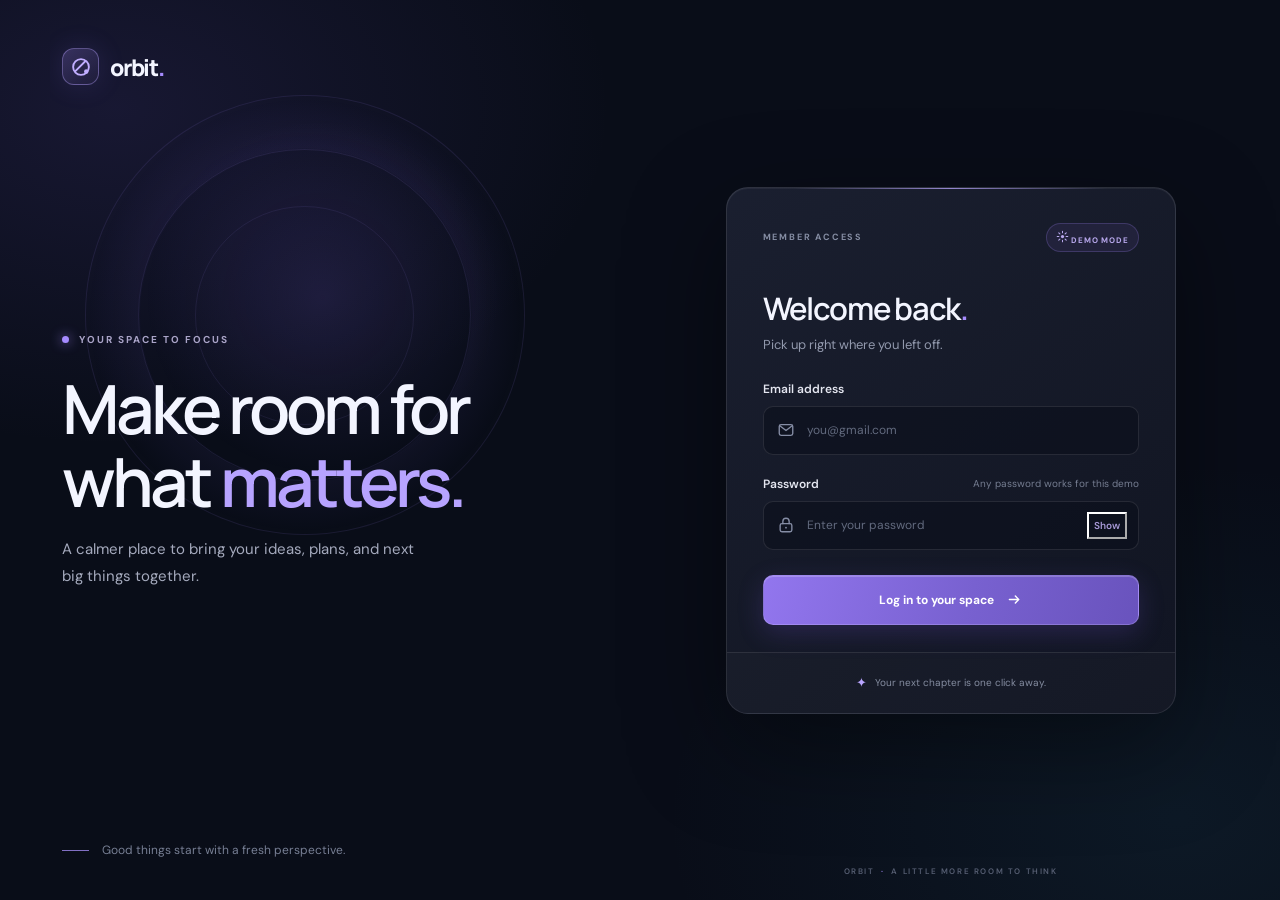
<file: index.html>
<!DOCTYPE html>
<html lang="en">
<head>
    <meta charset="UTF-8">
    <meta name="viewport" content="width=device-width, initial-scale=1.0">
    <meta name="theme-color" content="#090d18">
    <title>Orbit — Your space to focus</title>
    <link rel="stylesheet" href="style.css">
    <script src="script.js" defer></script>
</head>
<body>
    <main class="login-page">
        <section class="intro" aria-labelledby="brand-title">
            <a class="brand" href="#" aria-label="Orbit home">
                <span class="brand-mark" aria-hidden="true">
                    <svg viewBox="0 0 32 32" fill="none">
                        <circle cx="16" cy="16" r="10.5" stroke="currentColor" stroke-width="2.5"/>
                        <path d="M8.5 21.5 22 8" stroke="currentColor" stroke-width="2.5" stroke-linecap="round"/>
                        <circle cx="23" cy="22" r="3" fill="currentColor"/>
                    </svg>
                </span>
                <span>orbit<span class="brand-period">.</span></span>
            </a>

            <div class="intro-copy">
                <span class="eyebrow"><span class="eyebrow-dot"></span> YOUR SPACE TO FOCUS</span>
                <h1 id="brand-title">Make room for<br>what <span>matters.</span></h1>
                <p>A calmer place to bring your ideas, plans, and next big things together.</p>
            </div>

            <div class="intro-footer">
                <span class="footer-line"></span>
                <span>Good things start with a fresh perspective.</span>
            </div>
            <div class="orbit-glow" aria-hidden="true"></div>
        </section>

        <section class="form-side" aria-labelledby="login-title">
            <div class="login-box">
                <div class="card-topline">
                    <span class="card-label">MEMBER ACCESS</span>
                    <span class="mode-badge">
                        <svg viewBox="0 0 16 16" aria-hidden="true">
                            <path d="M8 1.5v2m0 9v2M1.5 8h2m9 0h2M3.4 3.4l1.4 1.4m6.4 6.4 1.4 1.4m0-9.2-1.4 1.4m-6.4 6.4-1.4 1.4" fill="none" stroke="currentColor" stroke-width="1.3" stroke-linecap="round"/>
                            <circle cx="8" cy="8" r="2" fill="currentColor"/>
                        </svg>
                        DEMO MODE
                    </span>
                </div>

                <div class="form-heading">
                    <h2 id="login-title">Welcome back<span class="brand-period">.</span></h2>
                    <p>Pick up right where you left off.</p>
                </div>

                <form class="login-box-form" novalidate>
                    <div class="field">
                        <label for="email">Email address</label>
                        <div class="input-wrap">
                            <svg class="field-icon" viewBox="0 0 20 20" aria-hidden="true">
                                <rect x="2.5" y="4" width="15" height="12" rx="2" fill="none" stroke="currentColor" stroke-width="1.5"/>
                                <path d="m3.5 5.5 6.5 5 6.5-5" fill="none" stroke="currentColor" stroke-width="1.5" stroke-linecap="round" stroke-linejoin="round"/>
                            </svg>
                            <input id="email" name="email" type="email" placeholder="you@gmail.com" autocomplete="email" required>
                        </div>
                    </div>

                    <div class="field">
                        <div class="label-row">
                            <label for="password">Password</label>
                            <span class="field-hint">Any password works for this demo</span>
                        </div>
                        <div class="input-wrap">
                            <svg class="field-icon" viewBox="0 0 20 20" aria-hidden="true">
                                <rect x="3.5" y="8.5" width="13" height="9" rx="2" fill="none" stroke="currentColor" stroke-width="1.5"/>
                                <path d="M6.5 8.5V6a3.5 3.5 0 0 1 7 0v2.5" fill="none" stroke="currentColor" stroke-width="1.5" stroke-linecap="round"/>
                                <circle cx="10" cy="13" r="1" fill="currentColor"/>
                            </svg>
                            <input id="password" name="password" type="password" placeholder="Enter your password" autocomplete="current-password" required>
                            <button class="password-toggle" type="button" aria-label="Show password" aria-pressed="false">Show</button>
                        </div>
                    </div>

                    <button class="submit-button" type="submit">
                        <span>Log in to your space</span>
                        <svg viewBox="0 0 20 20" aria-hidden="true">
                            <path d="M4 10h11m-4-4 4 4-4 4" fill="none" stroke="currentColor" stroke-width="1.7" stroke-linecap="round" stroke-linejoin="round"/>
                        </svg>
                    </button>
                    <p class="feedback" id="login-feedback" role="status" aria-live="polite" hidden></p>
                </form>

                <div class="card-footer">
                    <span class="footer-star" aria-hidden="true">✦</span>
                    <span>Your next chapter is one click away.</span>
                </div>
            </div>
            <p class="copyright">ORBIT <span>·</span> A LITTLE MORE ROOM TO THINK</p>
        </section>
    </main>
</body>
</html>
</file>
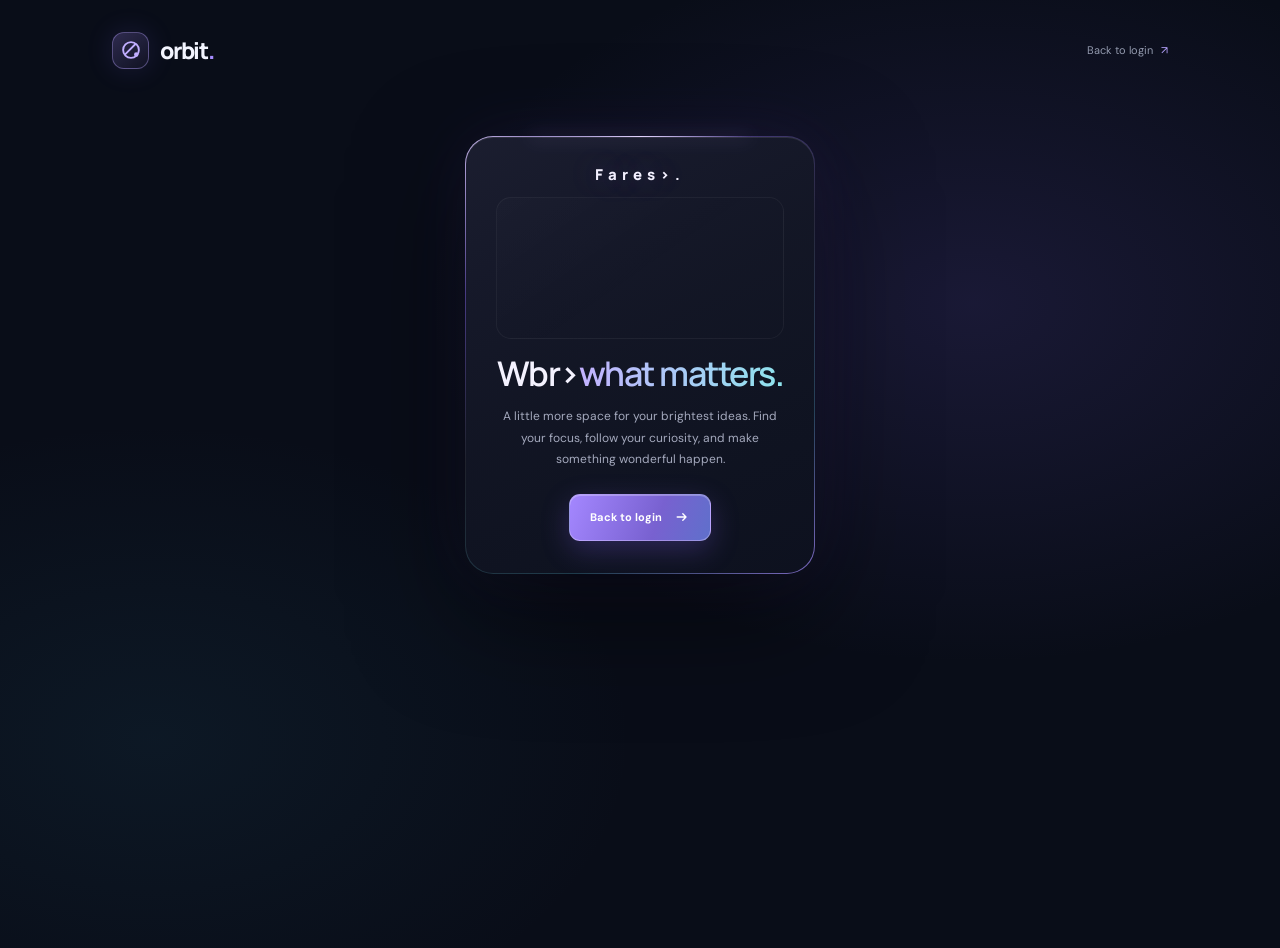
<file: orbit.html>
<!DOCTYPE html>
<html lang="en">
<head>
    <meta charset="UTF-8">
    <meta name="viewport" content="width=device-width, initial-scale=1.0">
    <meta name="theme-color" content="#090d18">
    <title>Orbit</title>
    <link rel="stylesheet" href="style.css">
</head>
<body class="orbit-home orbit-feature-page">
    <main class="orbit-feature-page">
        <header class="orbit-nav">
            <a class="brand" href="orbit.html" aria-label="Orbit home">
                <span class="brand-mark" aria-hidden="true">
                    <svg viewBox="0 0 32 32" fill="none">
                        <circle cx="16" cy="16" r="10.5" stroke="currentColor" stroke-width="2.5"/>
                        <path d="M8.5 21.5 22 8" stroke="currentColor" stroke-width="2.5" stroke-linecap="round"/>
                        <circle cx="23" cy="22" r="3" fill="currentColor"/>
                    </svg>
                </span>
                <span>orbit<span class="brand-period">.</span></span>
            </a>
            <a class="orbit-gallery-link" href="index.html">Back to login <span aria-hidden="true">↗</span></a>
        </header>

        <section class="orbit-feature-gallery" aria-label="Orbit cards">
            <article class="orbit-feature-card">
                <span class="orbit-feature-name">Fares>.</span></span>
                <div class="orbit-feature-image" aria-hidden="true"></div>
                <div class="orbit-feature-copy">
                    <h1>Wbr><span>what matters.</span></h1>
                    <p>A little more space for your brightest ideas. Find your focus, follow your curiosity, and make something wonderful happen.</p>
                </div>
                <a class="orbit-feature-button" href="index.html">
                    Back to login
                    <svg viewBox="0 0 20 20" fill="none" aria-hidden="true">
                        <path d="M4 10h11m-4-4 4 4-4 4" stroke="currentColor" stroke-width="1.7" stroke-linecap="round" stroke-linejoin="round"/>
                    </svg>
                </a>
            </article>
        </section>
    </main>
</body>
</html>
</file>
<file: style.css>
@import url("https://fonts.googleapis.com/css2?family=DM+Sans:wght@400;500;600;700&family=Manrope:wght@400;500;600;700;800&display=swap");

:root {
	color-scheme: dark;
	font-family: "DM Sans", "Segoe UI", sans-serif;
	font-synthesis: none;
	text-rendering: optimizeLegibility;
	-webkit-font-smoothing: antialiased;
	-moz-osx-font-smoothing: grayscale;
	--ink: #f3f5ff;
	--muted: #9299ad;
	--accent: #a68bff;
	--line: rgb(255 255 255 / 9%);
}

* {
	box-sizing: border-box;
}

body {
	min-width: 320px;
	min-height: 100vh;
	margin: 0;
	background:
		radial-gradient(ellipse at 9% 12%, rgb(91 72 170 / 18%), transparent 31rem),
		radial-gradient(ellipse at 92% 91%, rgb(40 107 134 / 13%), transparent 32rem),
		#090d18;
	color: var(--ink);
}

button,
input {
	font: inherit;
}

.login-page {
	position: relative;
	display: grid;
	grid-template-columns: minmax(0, 1fr) minmax(440px, 0.9fr);
	width: min(100% - 80px, 1180px);
	min-height: 100vh;
	margin: 0 auto;
}

.intro {
	position: relative;
	display: flex;
	flex-direction: column;
	justify-content: space-between;
	min-height: 100vh;
	padding: 48px 46px 42px 12px;
	overflow: hidden;
}

.brand {
	position: relative;
	z-index: 1;
	display: inline-flex;
	align-items: center;
	gap: 11px;
	width: fit-content;
	color: var(--ink);
	font-family: "Manrope", "Segoe UI", sans-serif;
	font-size: 23px;
	font-weight: 800;
	letter-spacing: -1.2px;
	text-decoration: none;
}

.brand-mark {
	display: grid;
	width: 37px;
	height: 37px;
	place-items: center;
	border: 1px solid rgb(184 164 255 / 38%);
	border-radius: 12px;
	background: linear-gradient(145deg, rgb(166 139 255 / 24%), rgb(166 139 255 / 5%));
	color: #c1aeff;
	box-shadow: 0 0 28px rgb(137 111 255 / 14%);
}

.brand-mark svg {
	width: 24px;
	height: 24px;
}

.brand-period {
	color: var(--accent);
}

.intro-copy {
	position: relative;
	z-index: 1;
	max-width: 520px;
	margin-top: -10px;
}

.eyebrow {
	display: inline-flex;
	align-items: center;
	gap: 10px;
	color: #aaa4c8;
	font-size: 10px;
	font-weight: 700;
	letter-spacing: 2px;
}

.eyebrow-dot {
	width: 7px;
	height: 7px;
	border-radius: 50%;
	background: #a68bff;
	box-shadow: 0 0 12px rgb(166 139 255 / 85%);
}

.intro h1 {
	margin: 24px 0 18px;
	font-family: "Manrope", "Segoe UI", sans-serif;
	font-size: clamp(44px, 5.3vw, 70px);
	font-weight: 600;
	letter-spacing: -4px;
	line-height: 1.08;
}

.intro h1 span {
	color: #b7a3ff;
}

.intro-copy p {
	max-width: 370px;
	margin: 0;
	color: #a5aabd;
	font-size: 15px;
	line-height: 1.8;
}

.intro-footer {
	position: relative;
	z-index: 1;
	display: flex;
	align-items: center;
	gap: 13px;
	color: #777f94;
	font-size: 12px;
}

.footer-line {
	width: 27px;
	height: 1px;
	background: #8270c4;
}

.orbit-glow {
	position: absolute;
	top: 35%;
	left: 41%;
	width: min(40vw, 440px);
	aspect-ratio: 1;
	border: 1px solid rgb(166 139 255 / 11%);
	border-radius: 50%;
	background:
		radial-gradient(circle at 54% 46%, rgb(143 111 255 / 13%), transparent 53%),
		radial-gradient(circle, transparent 53%, rgb(133 104 238 / 6%) 54%, transparent 70%);
	transform: translate(-50%, -50%);
	pointer-events: none;
}

.orbit-glow::before,
.orbit-glow::after {
	position: absolute;
	border: 1px solid rgb(166 139 255 / 9%);
	border-radius: 50%;
	content: "";
	inset: 12%;
}

.orbit-glow::after {
	inset: 25%;
}

.form-side {
	position: relative;
	display: grid;
	align-content: center;
	justify-items: center;
	min-height: 100vh;
	padding: 55px 20px;
}

.login-box {
	position: relative;
	z-index: 1;
	width: min(100%, 450px);
	padding: 35px 36px 0;
	overflow: hidden;
	border: 1px solid rgb(255 255 255 / 11%);
	border-radius: 22px;
	background: linear-gradient(145deg, rgb(27 32 49 / 97%), rgb(17 21 34 / 97%));
	box-shadow:
		0 32px 100px rgb(0 0 0 / 40%),
		0 1px 0 rgb(255 255 255 / 5%) inset;
}

.login-box::before {
	position: absolute;
	top: 0;
	right: 15%;
	left: 15%;
	height: 1px;
	background: linear-gradient(90deg, transparent, rgb(184 164 255 / 75%), transparent);
	content: "";
}

.card-topline,
.secure-badge,
.form-heading,
.field,
.label-row,
.input-wrap,
.submit-button,
.card-footer {
	display: flex;
}

.card-topline {
	align-items: center;
	justify-content: space-between;
	gap: 12px;
}

.card-label {
	color: #858da3;
	font-size: 9px;
	font-weight: 700;
	letter-spacing: 1.8px;
}

.mode-badge {
	align-items: center;
	gap: 6px;
	padding: 6px 9px;
	border: 1px solid rgb(166 139 255 / 22%);
	border-radius: 20px;
	background: rgb(124 95 200 / 11%);
	color: #b8a8ed;
	font-size: 8px;
	font-weight: 700;
	letter-spacing: 0.8px;
}

.mode-badge svg {
	width: 13px;
	height: 13px;
}

.form-heading {
	flex-direction: column;
	gap: 7px;
	margin: 35px 0 28px;
}

.form-heading h2 {
	margin: 0;
	font-family: "Manrope", "Segoe UI", sans-serif;
	font-size: clamp(25px, 3vw, 31px);
	font-weight: 600;
	letter-spacing: -1.3px;
}

.form-heading p {
	margin: 0;
	color: var(--muted);
	font-size: 13px;
}

.login-box-form {
	display: grid;
	gap: 21px;
}

.field {
	flex-direction: column;
	gap: 9px;
}

.label-row {
	align-items: center;
	justify-content: space-between;
	gap: 8px;
}

.field label {
	color: #e4e6f0;
	font-size: 12px;
	font-weight: 600;
}

.field-hint {
	color: #757d91;
	font-size: 10px;
}

.input-wrap {
	position: relative;
	align-items: center;
}

.field-icon {
	position: absolute;
	left: 14px;
	width: 18px;
	height: 18px;
	color: #858da5;
	pointer-events: none;
}

.input-wrap input {
	width: 100%;
	height: 49px;
	padding: 0 14px 0 43px;
	border: 1px solid rgb(255 255 255 / 10%);
	border-radius: 10px;
	outline: none;
	background: rgb(9 13 24 / 50%);
	color: var(--ink);
	font-size: 12px;
	transition: border-color 180ms ease, box-shadow 180ms ease, background 180ms ease;
}

.input-wrap input::placeholder {
	color: #626a7e;
}

.input-wrap input:focus {
	border-color: rgb(166 139 255 / 74%);
	background: rgb(9 13 24 / 78%);
	box-shadow: 0 0 0 3px rgb(166 139 255 / 12%);
}

.password-toggle {
	position: absolute;
	right: 12px;
	padding: 5px;
	border: 2;
	background: transparent;
	color: #a89ad8;
	font-size: 10px;
	font-weight: 600;
	cursor: pointer;
}

.password-toggle:hover {
	color: #d3c8ff;
}

.submit-button {
	align-items: center;
	justify-content: center;
	gap: 12px;
	min-height: 50px;
	margin-top: 4px;
	border: 1px solid rgb(207 194 255 / 28%);
	border-radius: 10px;
	background: linear-gradient(105deg, #9276ee, #7861d0 55%, #6953bd);
	color: white;
	font-size: 12px;
	font-weight: 700;
	cursor: pointer;
	box-shadow: 0 8px 26px rgb(112 84 207 / 23%), 0 1px 0 rgb(255 255 255 / 20%) inset;
	transition: transform 180ms ease, filter 180ms ease, box-shadow 180ms ease;
}

.submit-button svg {
	width: 17px;
	height: 17px;
	transition: transform 180ms ease;
}

.submit-button:hover {
	transform: translateY(-2px);
	filter: brightness(1.1);
	box-shadow: 0 12px 30px rgb(112 84 207 / 34%), 0 1px 0 rgb(255 255 255 / 20%) inset;
}

.submit-button:hover svg {
	transform: translateX(3px);
}

.submit-button:active {
	transform: translateY(0);
}

.submit-button:focus-visible,
.password-toggle:focus-visible,
.brand:focus-visible {
	outline: 2px solid #c8b9ff;
	outline-offset: 3px;
}

.feedback {
	margin: -7px 0 0;
	font-size: 12px;
	font-weight: 600;
	text-align: center;
}

.feedback-error {
	color: #ff858b;
}

.feedback-success {
	color: #7de0b0;
}

.card-footer {
	align-items: center;
	justify-content: center;
	gap: 8px;
	min-height: 61px;
	margin: 27px -36px 0;
	border-top: 1px solid var(--line);
	background: rgb(255 255 255 / 1.5%);
	color: #858da1;
	font-size: 10px;
}

.footer-star {
	color: #b9a5ff;
	font-size: 13px;
}

.copyright {
	position: absolute;
	bottom: 24px;
	margin: 0;
	color: #565e72;
	font-size: 8px;
	font-weight: 600;
	letter-spacing: 1.6px;
}

.copyright span {
	padding: 0 3px;
	color: #a68bff;
}

.orbit-home {
	position: relative;
	overflow-x: hidden;
	background:
		radial-gradient(ellipse at 76% 32%, rgb(91 72 170 / 20%), transparent 34rem),
		radial-gradient(ellipse at 12% 78%, rgb(40 107 134 / 12%), transparent 30rem),
		#090d18;
}

.orbit-home::before {
	position: fixed;
	z-index: 0;
	background-image: radial-gradient(rgb(255 255 255 / 55%) 0.7px, transparent 0.7px);
	background-size: 46px 46px;
	content: "";
	inset: 0;
	opacity: 0.12;
	pointer-events: none;
}

.orbit-shell {
	position: relative;
	z-index: 1;
	display: flex;
	flex-direction: column;
	width: min(100% - 96px, 1180px);
	min-height: 100vh;
	margin: 0 auto;
}

.orbit-nav {
	display: flex;
	align-items: center;
	justify-content: space-between;
	min-height: 104px;
}

.orbit-status {
	display: inline-flex;
	align-items: center;
	gap: 9px;
	color: #9299ad;
	font-size: 9px;
	font-weight: 700;
	letter-spacing: 1.5px;
}

.orbit-status span {
	width: 7px;
	height: 7px;
	border-radius: 50%;
	background: #76e4b4;
	box-shadow: 0 0 13px rgb(118 228 180 / 75%);
}

.orbit-hero {
	display: grid;
	grid-template-columns: 1fr 0.9fr;
	align-items: center;
	min-height: 550px;
	padding: 12px 0 64px;
}

.orbit-hero-copy {
	position: relative;
	z-index: 1;
}

.orbit-eyebrow {
	display: inline-flex;
	align-items: center;
	gap: 10px;
	color: #aaa4c8;
	font-size: 9px;
	font-weight: 700;
	letter-spacing: 2px;
}

.orbit-eyebrow span {
	color: #c1aeff;
	font-size: 14px;
}

.orbit-hero h1 {
	margin: 27px 0 7px -7px;
	background: linear-gradient(110deg, #fff 12%, #d7ceff 55%, #a68bff 100%);
	background-clip: text;
	color: transparent;
	font-family: "Manrope", "Segoe UI", sans-serif;
	font-size: clamp(72px, 11vw, 142px);
	font-weight: 800;
	letter-spacing: -0.105em;
	line-height: 0.95;
	text-shadow: 0 12px 70px rgb(166 139 255 / 14%);
}

.orbit-title-period {
	color: #a68bff;
}

.orbit-tagline {
	margin: 24px 0 12px;
	color: #f3f5ff;
	font-family: "Manrope", "Segoe UI", sans-serif;
	font-size: clamp(27px, 3.2vw, 39px);
	font-weight: 600;
	letter-spacing: -1.7px;
	line-height: 1.2;
}

.orbit-tagline span {
	color: #b7a3ff;
}

.orbit-description {
	max-width: 390px;
	margin: 0;
	color: #a5aabd;
	font-size: 13px;
	line-height: 1.8;
}

.orbit-cta {
	display: inline-flex;
	align-items: center;
	gap: 12px;
	min-height: 47px;
	margin-top: 28px;
	padding: 0 17px;
	border: 1px solid rgb(207 194 255 / 28%);
	border-radius: 10px;
	background: linear-gradient(105deg, #9276ee, #7861d0 55%, #6953bd);
	box-shadow: 0 8px 26px rgb(112 84 207 / 23%), 0 1px 0 rgb(255 255 255 / 20%) inset;
	color: white;
	font-size: 11px;
	font-weight: 700;
	text-decoration: none;
	transition: transform 180ms ease, filter 180ms ease, box-shadow 180ms ease;
}

.orbit-cta:hover {
	transform: translateY(-2px);
	filter: brightness(1.1);
	box-shadow: 0 12px 30px rgb(112 84 207 / 34%), 0 1px 0 rgb(255 255 255 / 20%) inset;
}

.orbit-cta:focus-visible,
.orbit-footer a:focus-visible {
	outline: 2px solid #c8b9ff;
	outline-offset: 3px;
}

.orbit-cta svg {
	width: 16px;
	height: 16px;
}

.orbit-art {
	position: relative;
	display: grid;
	width: min(100%, 470px);
	aspect-ratio: 1;
	place-items: center;
	justify-self: end;
}

.orbit-art-glow {
	position: absolute;
	width: 58%;
	aspect-ratio: 1;
	border-radius: 50%;
	background: radial-gradient(circle, rgb(142 111 255 / 21%), rgb(142 111 255 / 5%) 45%, transparent 72%);
	filter: blur(12px);
}

.orbit-ring {
	position: absolute;
	border: 1px solid rgb(185 164 255 / 18%);
	border-radius: 50%;
	box-shadow: 0 0 35px rgb(137 111 255 / 5%) inset;
}

.orbit-ring-outer {
	width: 96%;
	aspect-ratio: 1;
	transform: rotate(-24deg) scaleY(0.55);
}

.orbit-ring-middle {
	width: 79%;
	aspect-ratio: 1;
	transform: rotate(33deg) scaleY(0.58);
}

.orbit-ring-inner {
	width: 61%;
	aspect-ratio: 1;
	border-color: rgb(185 164 255 / 12%);
}

.orbit-planet {
	position: relative;
	width: 34%;
	aspect-ratio: 1;
	overflow: hidden;
	border: 1px solid rgb(222 212 255 / 44%);
	border-radius: 50%;
	background:
		radial-gradient(circle at 30% 27%, rgb(236 229 255 / 95%), transparent 4%),
		radial-gradient(ellipse at 29% 26%, #d8ccff 0, #9d7bff 19%, #644cc2 43%, #282545 74%);
	box-shadow: 0 0 70px rgb(142 111 255 / 43%), -19px -12px 45px rgb(194 170 255 / 14%) inset, 18px 9px 36px rgb(3 5 17 / 66%) inset;
}

.orbit-planet span {
	position: absolute;
	top: 57%;
	left: -20%;
	width: 140%;
	height: 21%;
	border: 1px solid rgb(230 218 255 / 35%);
	border-radius: 50%;
	background: linear-gradient(90deg, transparent, rgb(203 187 255 / 27%), transparent);
	transform: rotate(-28deg);
}

.orbit-satellite {
	position: absolute;
	top: 23%;
	right: 15%;
	width: 11px;
	height: 11px;
	border: 2px solid #d5c7ff;
	border-radius: 50%;
	background: #a68bff;
	box-shadow: 0 0 19px rgb(166 139 255 / 95%);
}

.orbit-star {
	position: absolute;
	color: #c9bbff;
	text-shadow: 0 0 16px rgb(166 139 255 / 85%);
}

.orbit-star-one {
	top: 18%;
	left: 20%;
	font-size: 18px;
}

.orbit-star-two {
	right: 9%;
	bottom: 29%;
	font-size: 23px;
}

.orbit-star-three {
	bottom: 14%;
	left: 29%;
	font-size: 35px;
}

.orbit-overview {
	margin: auto 0 40px;
	padding: 22px 0 28px;
	border-top: 1px solid var(--line);
}

.orbit-overview-heading {
	display: flex;
	justify-content: space-between;
	margin-bottom: 20px;
	color: #777f94;
	font-size: 8px;
	font-weight: 700;
	letter-spacing: 1.6px;
}

.orbit-cards {
	display: grid;
	grid-template-columns: repeat(3, 1fr);
	gap: 14px;
}

.orbit-card {
	min-height: 139px;
	padding: 17px 19px;
	border: 1px solid rgb(255 255 255 / 8%);
	border-radius: 13px;
	background: linear-gradient(145deg, rgb(27 32 49 / 74%), rgb(17 21 34 / 70%));
}

.orbit-card-number {
	color: #a894eb;
	font-size: 9px;
	font-weight: 700;
	letter-spacing: 1px;
}

.orbit-card h2 {
	margin: 11px 0 5px;
	color: #e9e9f4;
	font-family: "Manrope", "Segoe UI", sans-serif;
	font-size: 14px;
	font-weight: 600;
	letter-spacing: -0.3px;
}

.orbit-card p {
	max-width: 280px;
	margin: 0;
	color: #858da1;
	font-size: 10px;
	line-height: 1.7;
}

.orbit-footer {
	display: flex;
	align-items: center;
	justify-content: space-between;
	min-height: 53px;
	border-top: 1px solid var(--line);
	color: #565e72;
	font-size: 8px;
	font-weight: 600;
	letter-spacing: 1.4px;
}

.orbit-footer > span span {
	color: #a68bff;
}

.orbit-footer a {
	color: #858da1;
	letter-spacing: 0;
	text-decoration: none;
}

.orbit-footer a:hover {
	color: #c1aeff;
}

.orbit-feature-page {
	display: block;
	width: min(100% - 64px, 1120px);
	min-height: 100vh;
	min-height: 100svh;
	margin: 0 auto;
	padding-bottom: 48px;
}

.orbit-feature-page > .orbit-nav {
	position: relative;
	z-index: 1;
	min-height: 100px;
}

.orbit-gallery-link {
	color: #9299ad;
	font-size: 11px;
	text-decoration: none;
	transition: color 180ms ease;
}

.orbit-gallery-link span {
	margin-left: 5px;
	color: #b7a3ff;
}

.orbit-gallery-link:hover {
	color: #e2dcff;
}

.orbit-feature-gallery {
	position: relative;
	z-index: 1;
	display: grid;
	grid-template-columns: repeat(auto-fit, minmax(min(100%, 290px), 350px));
	justify-content: center;
	gap: 26px;
	padding: 36px 0 20px;
}

.orbit-feature-card {
	position: relative;
	z-index: 1;
	display: flex;
	flex-direction: column;
	align-items: center;
	width: 100%;
	min-height: 438px;
	padding: 27px 30px 25px;
	border: 1px solid transparent;
	border-radius: 28px;
	background:
		linear-gradient(155deg, rgb(24 27 44 / 98%), rgb(12 16 29 / 99%)) padding-box,
		linear-gradient(145deg, rgb(217 198 255 / 88%), rgb(145 113 255 / 46%) 23%, rgb(255 255 255 / 9%) 48%, rgb(93 192 219 / 27%) 76%, rgb(166 139 255 / 72%)) border-box;
	box-shadow:
		0 38px 110px rgb(0 0 0 / 52%),
		0 0 70px rgb(113 81 207 / 12%),
		0 1px 0 rgb(255 255 255 / 10%) inset;
	text-align: center;
}

.orbit-feature-card::before {
	position: absolute;
	top: -1px;
	right: 18%;
	left: 18%;
	height: 1px;
	background: linear-gradient(90deg, transparent, #e1d3ff, transparent);
	box-shadow: 0 0 18px rgb(191 166 255 / 80%);
	content: "";
}

.orbit-feature-name {
	color: #f3f0ff;
	font-family: "Manrope", "Segoe UI", sans-serif;
	font-size: 15px;
	font-weight: 800;
	letter-spacing: 5px;
	text-shadow: 0 0 28px rgb(188 162 255 / 38%);
}

.orbit-feature-name span {
	color: #aa8eff;
}

.orbit-feature-image {
	display: block;
	width: 100%;
	height: 142px;
	margin: 12px 0 14px;
	border: 1px solid rgb(255 255 255 / 5%);
	border-radius: 15px;
	background: linear-gradient(145deg, rgb(255 255 255 / 1.5%), transparent 58%);
}

.orbit-feature-copy h1 {
	margin: 0;
	color: #f4f2ff;
	font-family: "Manrope", "Segoe UI", sans-serif;
	font-size: clamp(26px, 5vw, 34px);
	font-weight: 600;
	letter-spacing: -1.5px;
	line-height: 1.18;
}

.orbit-feature-copy h1 span {
	background: linear-gradient(95deg, #c4b1ff, #8ee4ed);
	background-clip: text;
	color: transparent;
}

.orbit-feature-copy p {
	max-width: 325px;
	margin: 13px auto 0;
	color: #a4a9bd;
	font-size: 12px;
	line-height: 1.8;
}

.orbit-feature-button {
	display: inline-flex;
	align-items: center;
	justify-content: center;
	gap: 12px;
	min-height: 47px;
	margin-top: 23px;
	padding: 0 20px;
	border: 1px solid rgb(219 207 255 / 42%);
	border-radius: 11px;
	background: linear-gradient(110deg, #a487ff, #7861d0 62%, #5f70cb);
	box-shadow: 0 9px 28px rgb(112 84 207 / 31%), 0 1px 0 rgb(255 255 255 / 25%) inset;
	color: #fff;
	font-size: 11px;
	font-weight: 700;
	text-decoration: none;
	transition: transform 180ms ease, filter 180ms ease, box-shadow 180ms ease;
}

.orbit-feature-button:hover {
	transform: translateY(-2px);
	filter: brightness(1.12);
	box-shadow: 0 13px 34px rgb(112 84 207 / 42%), 0 1px 0 rgb(255 255 255 / 25%) inset;
}

.orbit-feature-button:focus-visible {
	outline: 2px solid #d5c7ff;
	outline-offset: 4px;
}

.orbit-feature-button svg {
	width: 16px;
	height: 16px;
}

@media (max-width: 800px) {
	.login-page {
		display: flex;
		flex-direction: column;
		width: min(100% - 40px, 480px);
		min-height: 100vh;
	}

	.intro {
		min-height: auto;
		padding: 27px 2px 12px;
		overflow: visible;
	}

	.brand {
		font-size: 20px;
	}

	.brand-mark {
		width: 33px;
		height: 33px;
	}

	.brand-mark svg {
		width: 21px;
		height: 21px;
	}

	.intro-copy,
	.intro-footer,
	.orbit-glow,
	.copyright {
		display: none;
	}

	.form-side {
		flex: 1;
		align-content: center;
		min-height: auto;
		padding: 28px 0 35px;
	}

	.login-box {
		width: 100%;
		padding: 28px 24px 0;
		border-radius: 18px;
	}

	.form-heading {
		margin-top: 30px;
	}

	.card-footer {
		margin-right: -24px;
		margin-left: -24px;
	}
}

@media (max-width: 620px) {
	.login-page {
		width: min(100% - 32px, 440px);
	}
}

@media (max-width: 360px) {
	.login-page {
		width: min(100% - 24px, 440px);
	}

	.login-box {
		padding-right: 18px;
		padding-left: 18px;
	}

	.card-footer {
		margin-right: -18px;
		margin-left: -18px;
	}

	.field-hint {
		font-size: 9px;
	}
}

@media (max-width: 800px) {
	.orbit-shell {
		width: min(100% - 40px, 560px);
	}

	.orbit-nav {
		min-height: 80px;
	}

	.orbit-hero {
		grid-template-columns: 1fr;
		min-height: auto;
		padding: 45px 0 35px;
	}

	.orbit-art {
		position: absolute;
		top: 113px;
		right: -135px;
		width: 390px;
		opacity: 0.52;
	}

	.orbit-hero-copy {
		min-height: 435px;
		padding-top: 48px;
	}

	.orbit-hero h1 {
		font-size: clamp(76px, 16vw, 112px);
	}

	.orbit-overview {
		margin-top: 0;
	}
}

@media (max-width: 520px) {
	.orbit-shell {
		width: min(100% - 32px, 440px);
	}

	.orbit-status {
		gap: 7px;
		font-size: 7px;
		letter-spacing: 1px;
	}

	.orbit-art {
		top: 135px;
		right: -185px;
		width: 350px;
		opacity: 0.38;
	}

	.orbit-hero-copy {
		min-height: 420px;
		padding-top: 38px;
	}

	.orbit-eyebrow {
		font-size: 8px;
		letter-spacing: 1.5px;
	}

	.orbit-hero h1 {
		margin-left: -4px;
		font-size: clamp(70px, 18vw, 92px);
	}

	.orbit-tagline {
		font-size: 31px;
	}

	.orbit-description {
		max-width: 320px;
		font-size: 12px;
	}

	.orbit-cards {
		grid-template-columns: 1fr;
		gap: 9px;
	}

	.orbit-card {
		min-height: auto;
		padding: 14px 16px;
	}

	.orbit-card h2 {
		margin-top: 7px;
	}

	.orbit-overview {
		margin-bottom: 24px;
	}

	.orbit-footer {
		font-size: 7px;
		letter-spacing: 0.8px;
	}

	.orbit-feature-page {
		width: min(100% - 40px, 620px);
		padding-bottom: 32px;
	}

	.orbit-feature-page > .orbit-nav {
		min-height: 82px;
	}

	.orbit-feature-gallery {
		grid-template-columns: repeat(auto-fit, minmax(min(100%, 280px), 350px));
		gap: 20px;
		padding-top: 26px;
	}

	.orbit-feature-card {
		min-height: 420px;
		padding: 24px 24px 22px;
		border-radius: 25px;
	}

	.orbit-feature-image {
		height: 135px;
		margin: 10px 0 13px;
	}

	.orbit-feature-copy h1 {
		font-size: clamp(26px, 8vw, 32px);
	}
}

@media (prefers-reduced-motion: reduce) {
	*,
	*::before,
	*::after {
		scroll-behavior: auto !important;
		transition-duration: 0.01ms !important;
		animation-duration: 0.01ms !important;
		animation-iteration-count: 1 !important;
	}
}
</file>
